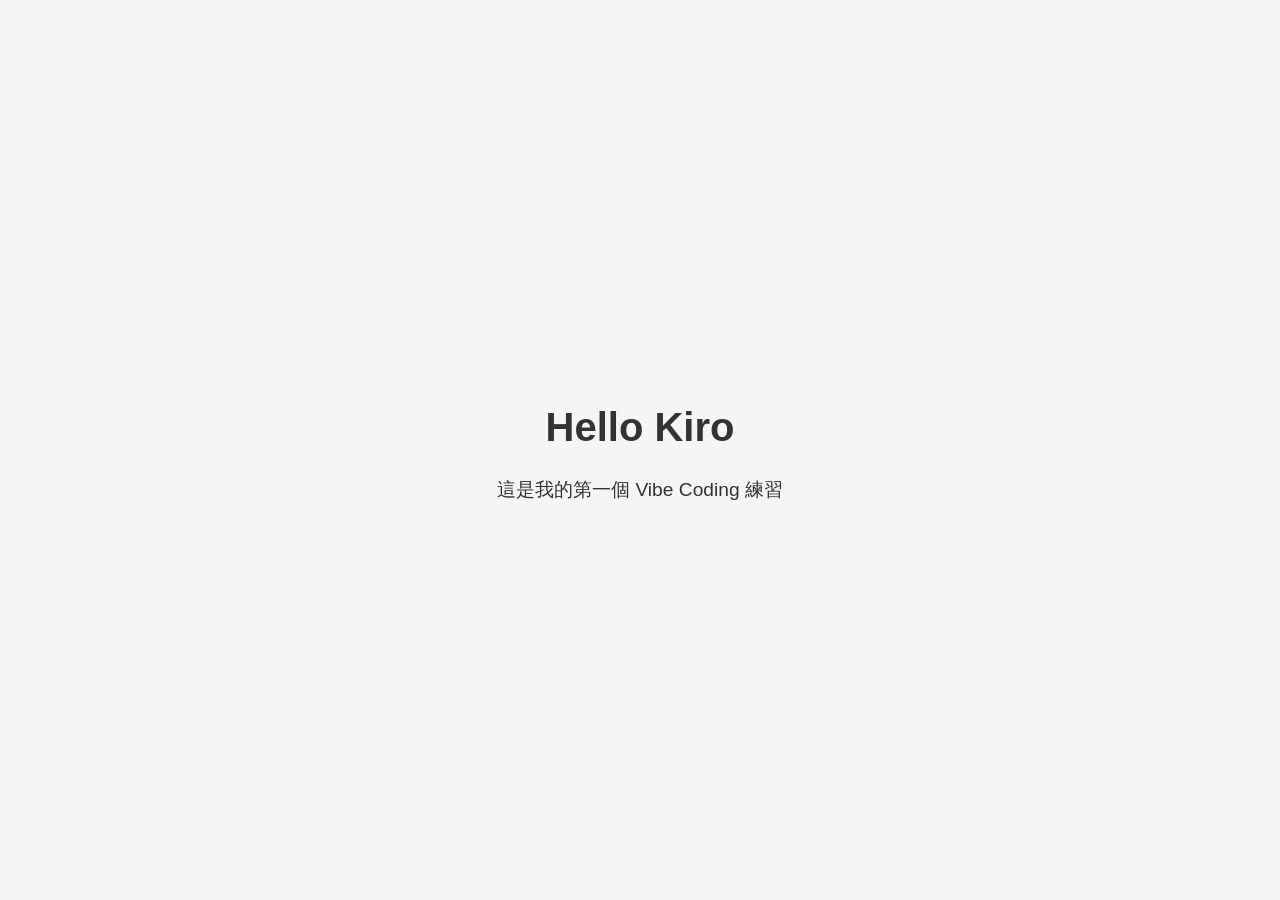
<file: index.html>
<!DOCTYPE html>
<html lang="zh-Hant">
<head>
  <meta charset="UTF-8">
  <meta name="viewport" content="width=device-width, initial-scale=1.0">
  <title>Hello Kiro</title>
  <style>
    body {
      font-family: sans-serif;
      display: flex;
      flex-direction: column;
      align-items: center;
      justify-content: center;
      min-height: 100vh;
      margin: 0;
      background-color: #f5f5f5;
      color: #333;
    }
    h1 {
      font-size: 2.5rem;
      margin-bottom: 0.5rem;
    }
    p {
      font-size: 1.2rem;
    }
  </style>
</head>
<body>
  <h1>Hello Kiro</h1>
  <p>這是我的第一個 Vibe Coding 練習</p>
</body>
</html>
</file>
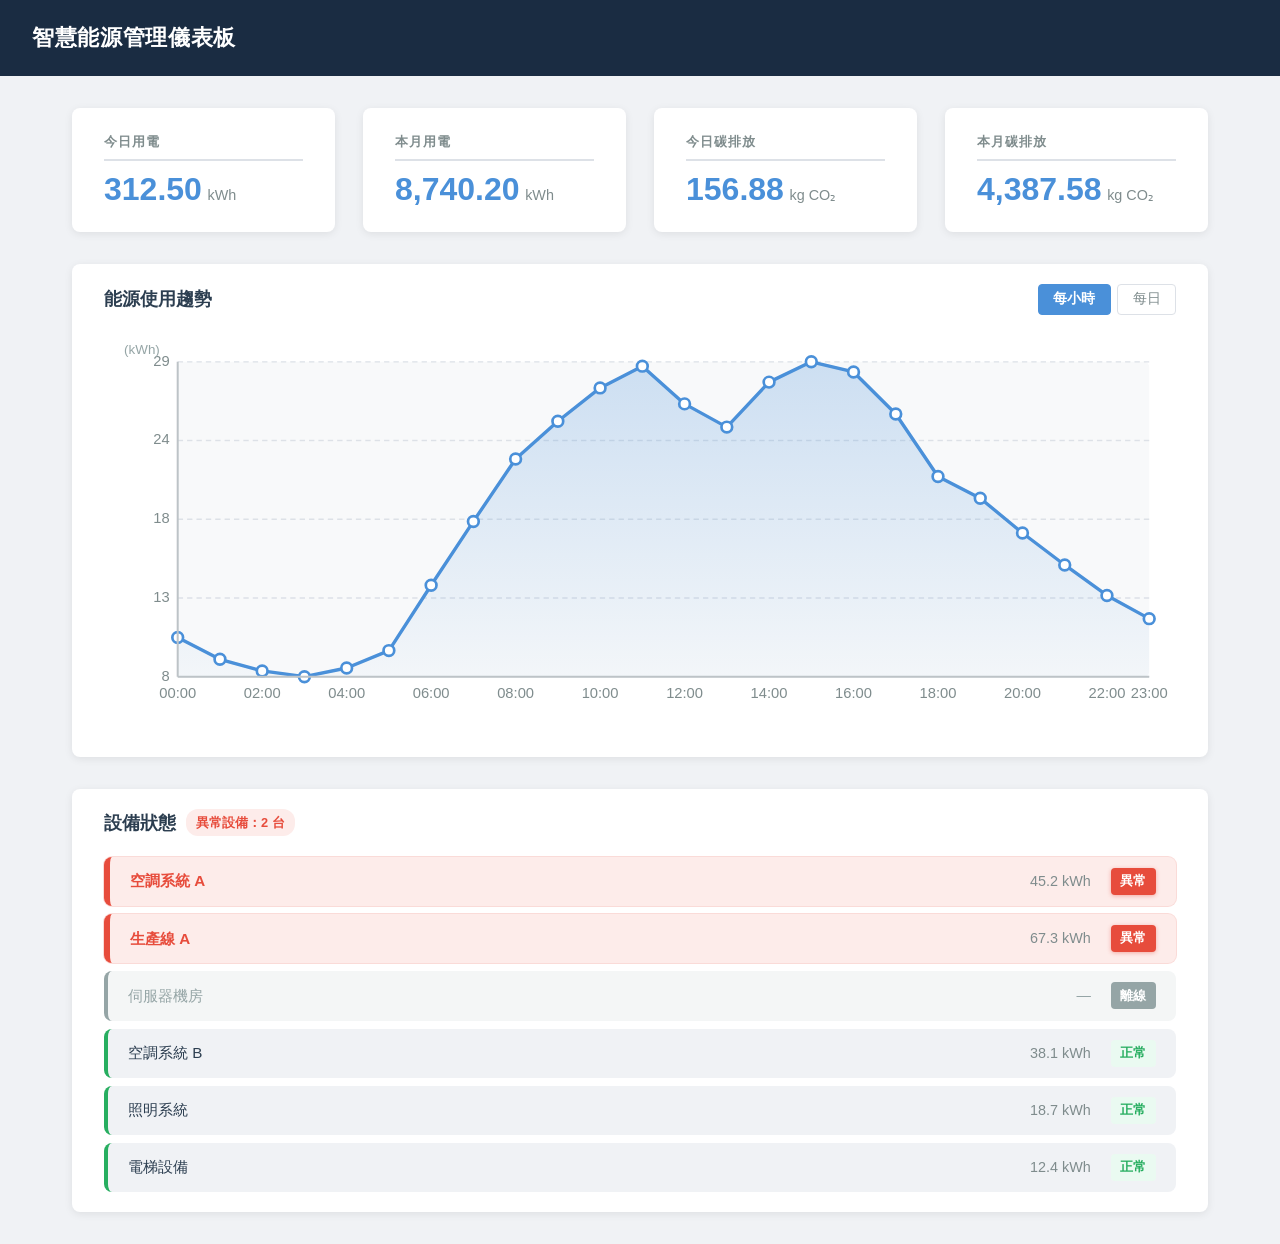
<file: docs/index.html>
<!DOCTYPE html>
<html lang="zh-Hant">
<head>
  <meta charset="UTF-8">
  <meta name="viewport" content="width=device-width, initial-scale=1.0">
  <title>智慧能源管理儀表板</title>
  <link rel="stylesheet" href="styles.css">
</head>
<body>

  <!-- 頁首 -->
  <header class="site-header">
    <h1>智慧能源管理儀表板</h1>
  </header>

  <main class="main-content">

    <!-- 摘要卡片區：今日用電、本月用電、今日碳排放、本月碳排放 -->
    <section class="summary-section" aria-label="用電與碳排放摘要">

      <div class="card" id="card-today-kwh">
        <p class="card-label">今日用電</p>
        <p class="card-value">
          <span class="card-number">--</span>
          <span class="card-unit">kWh</span>
        </p>
      </div>

      <div class="card" id="card-month-kwh">
        <p class="card-label">本月用電</p>
        <p class="card-value">
          <span class="card-number">--</span>
          <span class="card-unit">kWh</span>
        </p>
      </div>

      <div class="card" id="card-today-co2">
        <p class="card-label">今日碳排放</p>
        <p class="card-value">
          <span class="card-number">--</span>
          <span class="card-unit">kg CO₂</span>
        </p>
      </div>

      <div class="card" id="card-month-co2">
        <p class="card-label">本月碳排放</p>
        <p class="card-value">
          <span class="card-number">--</span>
          <span class="card-unit">kg CO₂</span>
        </p>
      </div>

    </section>

    <!-- 能源使用趨勢圖區 -->
    <section class="chart-section" aria-label="能源使用趨勢">
      <div class="section-header">
        <h2>能源使用趨勢</h2>
        <div class="chart-controls" role="group" aria-label="時間粒度切換">
          <button id="btn-hourly" class="btn-toggle active" type="button">每小時</button>
          <button id="btn-daily" class="btn-toggle" type="button">每日</button>
        </div>
      </div>
      <svg
        id="trend-chart"
        viewBox="0 0 800 300"
        preserveAspectRatio="xMidYMid meet"
        role="img"
        aria-label="能源使用折線趨勢圖"
      >
        <!-- 趨勢圖由 app.js 動態注入 -->
      </svg>
    </section>

    <!-- 設備狀態與異常提醒區 -->
    <section class="device-section" aria-label="設備狀態與異常提醒">
      <div class="section-header">
        <h2>設備狀態
          <span id="anomaly-count" class="badge-anomaly"></span>
        </h2>
      </div>
      <ul class="device-list" id="device-list" aria-live="polite">
        <!-- 設備列表由 app.js 動態注入 -->
      </ul>
    </section>

  </main>

  <script src="app.js" defer></script>
</body>
</html>
</file>
<file: docs/styles.css>
/* =====================================================
   智慧能源管理儀表板 — 樣式表
   檔案：docs/styles.css
   ===================================================== */

/* ── 1. CSS 變數（色票與間距） ────────────────────── */
:root {
  --color-primary:     #4a90d9;
  --color-primary-dark:#2f6eb5;
  --color-anomaly:     #e74c3c;
  --color-anomaly-bg:  #fdecea;
  --color-offline:     #95a5a6;
  --color-offline-bg:  #f4f6f6;
  --color-normal:      #27ae60;
  --color-normal-bg:   #eafaf1;
  --color-bg:          #f0f2f5;
  --color-card-bg:     #ffffff;
  --color-header-bg:   #1a2c42;
  --color-text:        #2c3e50;
  --color-text-muted:  #7f8c8d;
  --color-border:      #dde1e7;

  --radius:     8px;
  --shadow:     0 2px 8px rgba(0, 0, 0, 0.08);
  --shadow-hover: 0 4px 16px rgba(0, 0, 0, 0.13);
  --spacing-sm: 0.75rem;
  --spacing-md: 1.25rem;
  --spacing-lg: 2rem;
}

/* ── 2. 全域基礎重置 ──────────────────────────────── */
*, *::before, *::after {
  box-sizing: border-box;
  margin: 0;
  padding: 0;
}

body {
  font-family: "Segoe UI", "PingFang TC", "Microsoft JhengHei", sans-serif;
  background-color: var(--color-bg);
  color: var(--color-text);
  line-height: 1.6;
  min-height: 100vh;
}

/* ── 3. 頁首 ─────────────────────────────────────── */
.site-header {
  background-color: var(--color-header-bg);
  color: #ffffff;
  padding: var(--spacing-md) var(--spacing-lg);
  display: flex;
  align-items: center;
}

.site-header h1 {
  font-size: 1.4rem;
  font-weight: 600;
  letter-spacing: 0.03em;
}

/* ── 4. 主要內容容器 ──────────────────────────────── */
.main-content {
  max-width: 1200px;
  margin: 0 auto;
  padding: var(--spacing-lg);
  display: flex;
  flex-direction: column;
  gap: var(--spacing-lg);
}

/* ── 5. 摘要卡片區 ────────────────────────────────── */
.summary-section {
  display: grid;
  grid-template-columns: repeat(4, 1fr);
  gap: 1.75rem;  /* 原本 --spacing-md (1.25rem)，加大為 1.75rem */
}

.card {
  background-color: var(--color-card-bg);
  border-radius: var(--radius);
  box-shadow: var(--shadow);
  padding: 1.5rem var(--spacing-lg);  /* 上下內距從 1.25rem 加大為 1.5rem */
  display: flex;
  flex-direction: column;
  gap: 0.6rem;  /* 標題與數值之間的間距略加大 */
  transition: box-shadow 0.2s ease;
}

.card:hover {
  box-shadow: var(--shadow-hover);
}

.card-label {
  font-size: 0.8rem;
  color: var(--color-text-muted);
  font-weight: 600;
  text-transform: uppercase;
  letter-spacing: 0.07em;
  border-bottom: 2px solid var(--color-border);
  padding-bottom: 0.4rem;
  margin-bottom: 0.2rem;
}

.card-value {
  display: flex;
  align-items: baseline;
  gap: 0.35rem;
  flex-wrap: wrap;
}

.card-number {
  font-size: 2rem;
  font-weight: 700;
  color: var(--color-primary);
  line-height: 1;
}

.card-unit {
  font-size: 0.9rem;
  color: var(--color-text-muted);
}

/* 資料未提供狀態 */
.card-number.no-data {
  font-size: 1rem;
  font-weight: 400;
  color: var(--color-text-muted);
}

/* ── 6. 區塊通用標題列 ────────────────────────────── */
.section-header {
  display: flex;
  align-items: center;
  justify-content: space-between;
  flex-wrap: wrap;
  gap: var(--spacing-sm);
  margin-bottom: var(--spacing-md);
}

.section-header h2 {
  font-size: 1.1rem;
  font-weight: 600;
  color: var(--color-text);
  display: flex;
  align-items: center;
  gap: 0.6rem;
  flex-wrap: wrap;
}

/* ── 7. 趨勢圖區 ─────────────────────────────────── */
.chart-section {
  background-color: var(--color-card-bg);
  border-radius: var(--radius);
  box-shadow: var(--shadow);
  padding: var(--spacing-md) var(--spacing-lg);
}

/* 切換按鈕群組 */
.chart-controls {
  display: flex;
  gap: 0.4rem;
}

.btn-toggle {
  padding: 0.35rem 0.9rem;
  border: 1px solid var(--color-border);
  border-radius: 4px;
  background-color: var(--color-card-bg);
  color: var(--color-text-muted);
  font-size: 0.85rem;
  cursor: pointer;
  transition: background-color 0.15s ease, color 0.15s ease;
}

.btn-toggle:hover {
  background-color: var(--color-bg);
  color: var(--color-text);
}

.btn-toggle.active {
  background-color: var(--color-primary);
  border-color: var(--color-primary);
  color: #ffffff;
  font-weight: 600;
}

/* SVG 趨勢圖自適應寬度 */
#trend-chart {
  display: block;
  width: 100%;
  height: auto;
  aspect-ratio: 800 / 300; /* 對應 viewBox="0 0 800 300"，確保高度正確撐開 */
}

/* ── 8. 設備狀態區 ────────────────────────────────── */
.device-section {
  background-color: var(--color-card-bg);
  border-radius: var(--radius);
  box-shadow: var(--shadow);
  padding: var(--spacing-md) var(--spacing-lg);
}

/* 異常計數徽章 */
.badge-anomaly {
  display: inline-block;
  padding: 0.2rem 0.65rem;
  border-radius: 12px;
  font-size: 0.8rem;
  font-weight: 600;
  background-color: var(--color-anomaly-bg);
  color: var(--color-anomaly);
}

.badge-anomaly.all-normal {
  background-color: var(--color-normal-bg);
  color: var(--color-normal);
}

/* 設備列表 */
.device-list {
  list-style: none;
  display: flex;
  flex-direction: column;
  gap: 0.5rem;
}

.device-item {
  display: grid;
  grid-template-columns: 1fr auto auto;
  align-items: center;
  gap: var(--spacing-md);
  padding: 0.7rem var(--spacing-md);
  border-radius: var(--radius);
  border-left: 4px solid transparent;
  background-color: var(--color-bg);
  font-size: 0.95rem;
}

.device-name {
  font-weight: 500;
}

.device-kwh {
  color: var(--color-text-muted);
  font-size: 0.9rem;
  min-width: 80px;
  text-align: right;
}

.device-status {
  padding: 0.2rem 0.6rem;
  border-radius: 4px;
  font-size: 0.8rem;
  font-weight: 600;
  min-width: 44px;
  text-align: center;
}

/* 狀態：異常 */
.status-anomaly {
  border-left-color: var(--color-anomaly);
  border-left-width: 6px;           /* 加粗左側色條，從 4px 改為 6px */
  background-color: var(--color-anomaly-bg);
  box-shadow: 0 0 0 1px rgba(231, 76, 60, 0.2);  /* 加上淡紅外框強調 */
}

.status-anomaly .device-name {
  color: var(--color-anomaly);       /* 異常設備名稱改為紅色，更搶眼 */
  font-weight: 600;
}

.status-anomaly .device-status {
  background-color: var(--color-anomaly);
  color: #ffffff;
  box-shadow: 0 1px 4px rgba(231, 76, 60, 0.4);  /* 狀態徽章加陰影突出 */
}

/* 狀態：離線 */
.status-offline {
  border-left-color: var(--color-offline);
  background-color: var(--color-offline-bg);
}

.status-offline .device-status {
  background-color: var(--color-offline);
  color: #ffffff;
}

.status-offline .device-name,
.status-offline .device-kwh {
  color: var(--color-offline);
}

/* 狀態：正常 */
.status-normal {
  border-left-color: var(--color-normal);
}

.status-normal .device-status {
  background-color: var(--color-normal-bg);
  color: var(--color-normal);
}

/* 全部正常提示列 */
.all-normal-hint {
  padding: 0.7rem var(--spacing-md);
  border-radius: var(--radius);
  background-color: var(--color-normal-bg);
  color: var(--color-normal);
  font-size: 0.9rem;
  font-weight: 500;
  text-align: center;
}

/* ── 9. 響應式設計（RWD） ─────────────────────────── */

/* 平板：1024px 以下，卡片改為 2 欄 */
@media (max-width: 1024px) {
  .summary-section {
    grid-template-columns: repeat(2, 1fr);
  }
}

/* 手機：768px 以下 */
@media (max-width: 768px) {
  .main-content {
    padding: var(--spacing-md);
    gap: var(--spacing-md);
  }

  .site-header {
    padding: var(--spacing-sm) var(--spacing-md);
  }

  .site-header h1 {
    font-size: 1.15rem;
  }

  /* 卡片維持 2 欄，縮減間距 */
  .summary-section {
    grid-template-columns: repeat(2, 1fr);
    gap: var(--spacing-sm);
  }

  .card {
    padding: var(--spacing-sm);
  }

  .card-number {
    font-size: 1.5rem;
  }

  /* 趨勢圖與設備區縮減內距 */
  .chart-section,
  .device-section {
    padding: var(--spacing-sm) var(--spacing-md);
  }

  /* 設備列表縮為兩欄（名稱 + 狀態） */
  .device-item {
    grid-template-columns: 1fr auto;
    gap: var(--spacing-sm);
  }

  .device-kwh {
    display: none;  /* 手機版隱藏用電量欄，保留名稱與狀態 */
  }
}

/* 小型手機：480px 以下，卡片改為單欄 */
@media (max-width: 480px) {
  .summary-section {
    grid-template-columns: 1fr;
  }
}
</file>
